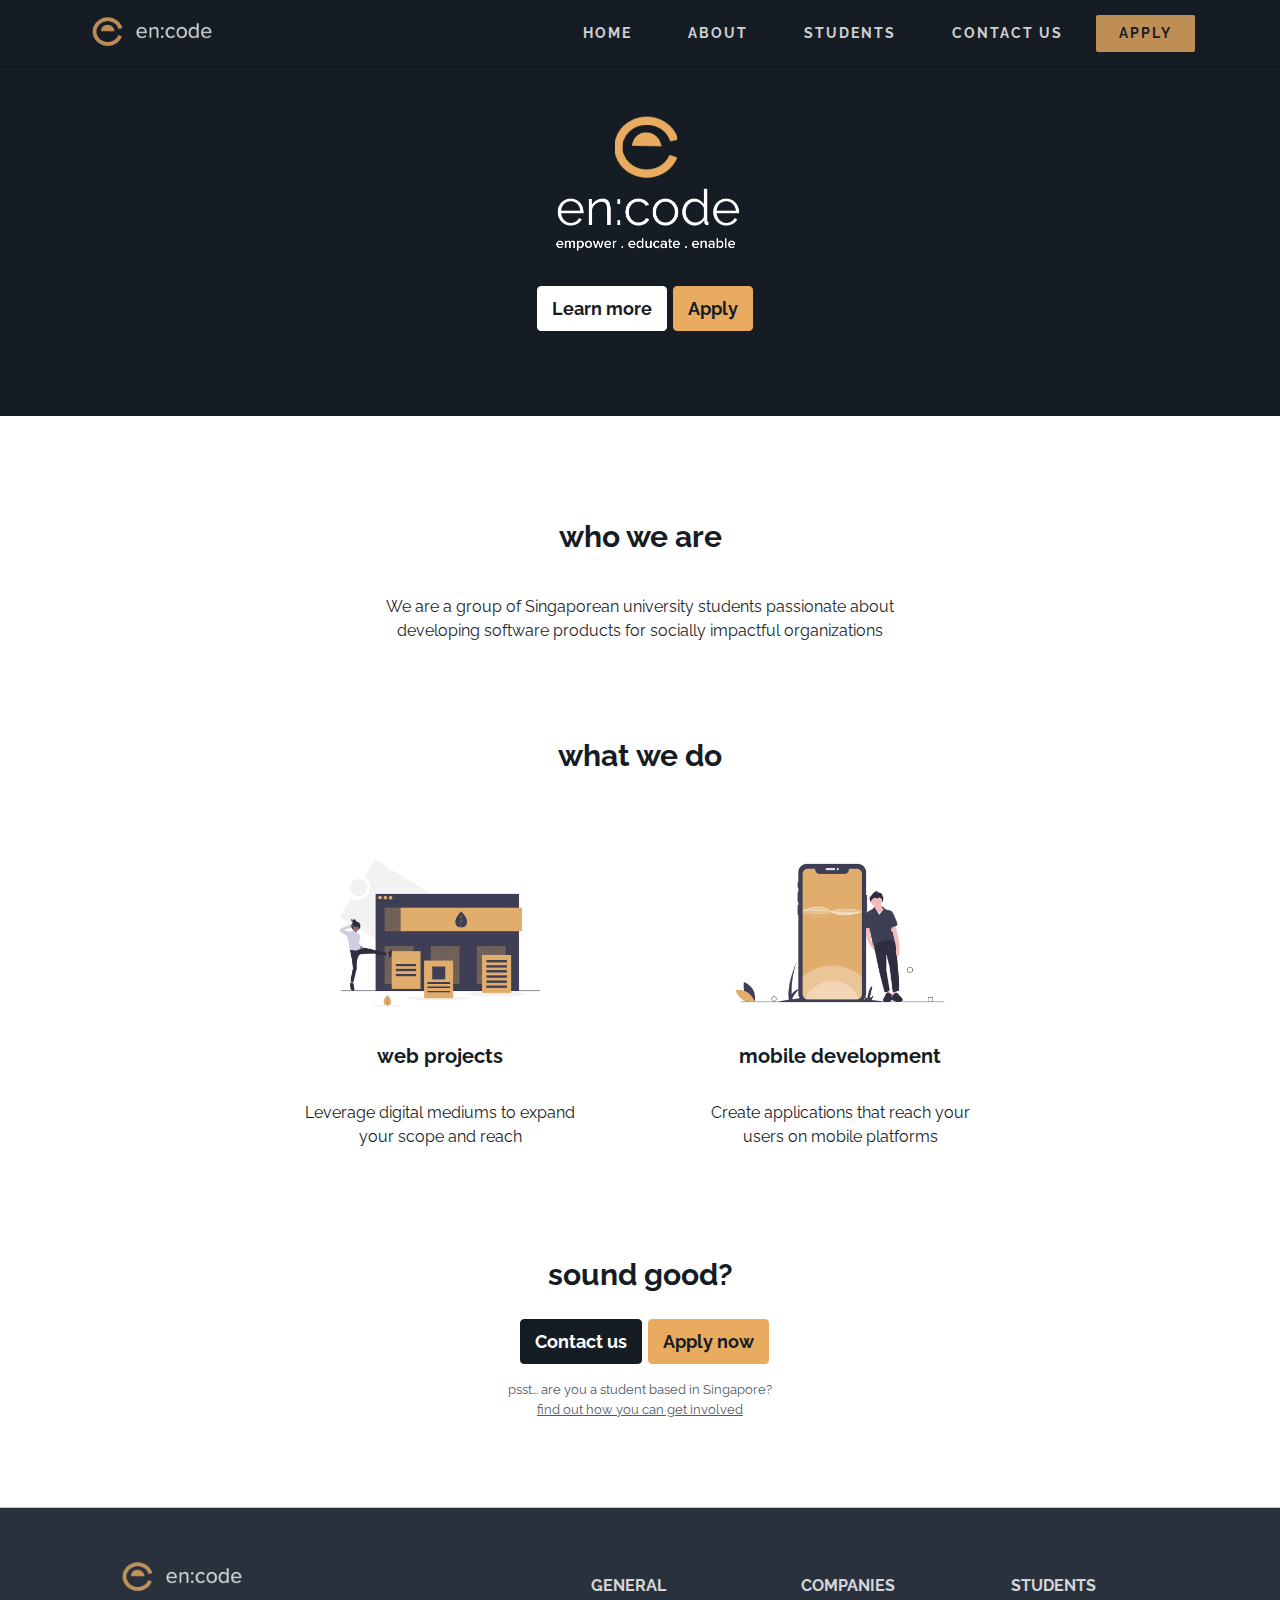
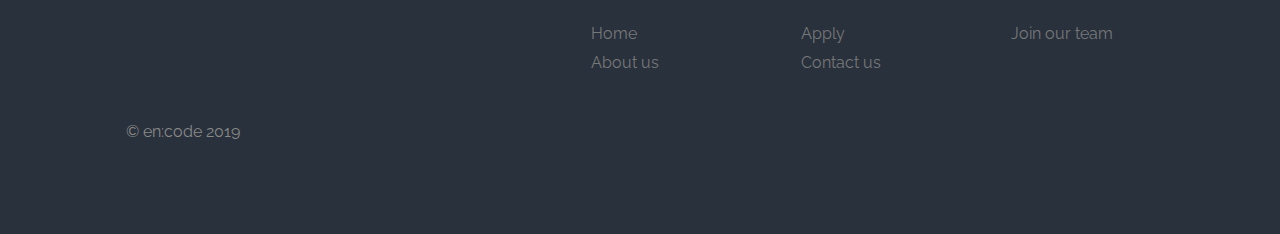
<file: index.html>
<!DOCTYPE html>
<html>
    <head lang="en">
        <meta name="viewport" content="width=device-width, initial-scale=1, shrink-to-fit=no">
        <meta http-equiv="Content-Type" content="text/html; charset=UTF-8">
        <base href=".">

        <!-- bootstrap css and js -->
        <link rel="stylesheet" href="https://stackpath.bootstrapcdn.com/bootstrap/4.3.1/css/bootstrap.min.css" integrity="sha384-ggOyR0iXCbMQv3Xipma34MD+dH/1fQ784/j6cY/iJTQUOhcWr7x9JvoRxT2MZw1T" crossorigin="anonymous">
        <script src="https://code.jquery.com/jquery-3.3.1.slim.min.js" integrity="sha384-q8i/X+965DzO0rT7abK41JStQIAqVgRVzpbzo5smXKp4YfRvH+8abtTE1Pi6jizo" crossorigin="anonymous"></script>
        <script src="https://cdnjs.cloudflare.com/ajax/libs/popper.js/1.14.7/umd/popper.min.js" integrity="sha384-UO2eT0CpHqdSJQ6hJty5KVphtPhzWj9WO1clHTMGa3JDZwrnQq4sF86dIHNDz0W1" crossorigin="anonymous"></script>
        <script src="https://stackpath.bootstrapcdn.com/bootstrap/4.3.1/js/bootstrap.min.js" integrity="sha384-JjSmVgyd0p3pXB1rRibZUAYoIIy6OrQ6VrjIEaFf/nJGzIxFDsf4x0xIM+B07jRM" crossorigin="anonymous"></script>
        
        <!-- fonts -->
        <link href="https://fonts.googleapis.com/css?family=Raleway:400,700&display=swap" rel="stylesheet">
        <link href="https://fonts.googleapis.com/css?family=Anonymous+Pro&display=swap" rel="stylesheet">

        <title>en:code</title>
        <link rel="icon" type="image/png" href="images/favicon.ico" sizes="32x32" />

        <link rel="stylesheet" href="./assets/css/main.css"> <!-- main css -->
        <link rel="stylesheet" href="./assets/css/nav.css"> <!-- navbar css -->
        <link rel="stylesheet" href="./assets/css/title.css"> <!-- title css -->
        <link rel="stylesheet" href="./assets/css/card.css"> <!-- 2 panel view css -->
        <link rel="stylesheet" href="./assets/css/footer.css"> <!-- footer css -->

        <!-- Facebook Pixel Code -->
        <script>
            !function(f,b,e,v,n,t,s)
            {if(f.fbq)return;n=f.fbq=function(){n.callMethod?
            n.callMethod.apply(n,arguments):n.queue.push(arguments)};
            if(!f._fbq)f._fbq=n;n.push=n;n.loaded=!0;n.version='2.0';
            n.queue=[];t=b.createElement(e);t.async=!0;
            t.src=v;s=b.getElementsByTagName(e)[0];
            s.parentNode.insertBefore(t,s)}(window, document,'script',
            'https://connect.facebook.net/en_US/fbevents.js');
            fbq('init', '1826498440826877');
            fbq('track', 'PageView');
        </script>
        <noscript><img height="1" width="1" style="display:none"
            src="https://www.facebook.com/tr?id=1826498440826877&ev=PageView&noscript=1"
        /></noscript>
        <!-- End Facebook Pixel Code -->

        
        <!-- Global site tag (gtag.js) - Google Analytics -->
        <script async src="https://www.googletagmanager.com/gtag/js?id=UA-143259665-1"></script>
        <script>
        window.dataLayer = window.dataLayer || [];
        function gtag(){dataLayer.push(arguments);}
        gtag('js', new Date());

        gtag('config', 'UA-143259665-1');
        </script>

    </head>
    <body>
        <!-- navbar -->
        <nav class="navbar navbar-expand-lg encode-navbar">
            <div class="container">
                <a class="navbar-brand" href="./index.html">
                    <img src="./images/encode-logo.png" height="40" class="d-inline-block align-top">
                </a>
            
                <button class="navbar-toggler" type="button" data-toggle="collapse" data-target="#navbarSupportedContent" aria-controls="navbarSupportedContent" aria-expanded="false" aria-label="Toggle navigation">
                     <span class="navbar-toggler-icon"></span>
                </button>
                <div class="collapse navbar-collapse" id="navbarSupportedContent">
                    <ul class="navbar-nav ml-auto">
                    <li class="nav-item active">
                        <a class="nav-link" href="./index.html">HOME <span class="sr-only">(current)</span></a>
                    </li>
                    <li class="nav-item">
                        <a class="nav-link" href="https://drive.google.com/file/d/1be5HBCyz2NXiURlJlyurAY3LdhscGsAI/view?usp=sharing">ABOUT</a>
                    </li>
                    <li class="nav-item">
                        <a class="nav-link" href="./students.html">STUDENTS</a>
                    </li>
                    <li class="nav-item">
                        <a class="nav-link" href="mailto:encode.sg@gmail.com">CONTACT US</a>
                    </li>
                    <li class="nav-item highlighted-nav-item">
                        <a class="nav-link" href="https://forms.gle/bmCV86mYhnv4U2Cp7">APPLY</a>
                    </li>
                    </ul>
                </div>
            </div>
        </nav>
        <!-- end navbar -->

        <div id="main">
            <!-- title -->
            <div class="section section-zero full-width-section title-section">
                <img class="title-img" src="./images/encode-logo-banner.png">
                </br>
                <!-- <div class="landing__description col-xl-4 col-lg-6 col-md-8 col-sm-10 col-10 mx-auto">
                        We’re honored you’re considering joining our team. <br>Here’s how you can do it
                </div> -->
                </br>
                <a href="https://drive.google.com/file/d/1be5HBCyz2NXiURlJlyurAY3LdhscGsAI/view?usp=sharing" class="btn btn-light title-button-left">
                    Learn more
                </a>
                <a href="https://forms.gle/bmCV86mYhnv4U2Cp7" class="btn btn-light title-button-right">
                    Apply
                </a>
            </div>
            <!-- end title -->
            <br><br>
            <div class="section">
                <div class="section-subtitle">who we are</div>
                <br>
                <div class="row justify-content-center">
                    <p class="descriptor">
                            We are a group of Singaporean university students passionate about <br>
                            developing software products for socially impactful organizations
                    </p>
                </div>
            </div>
            <br>
            <div class="full-width-section">
                <div class="grid-cards">
                    <div class="section-subtitle">what we do</div>
                    <div class="row justify-content-center">
                        <div class="card grid-card-flat">
                            <img class="two-card-img" src="./images/web-image.png">
                            <div class="grid-card-content card-body">
                                <div class="project-card-title">web projects</div>
                                <div class="descriptor">Leverage digital mediums to expand your scope and reach</div>
                            </div>
                        </div>
                    
                        <div class="card grid-card-flat">
                            <img class="two-card-img" src="./images/mobile-image.png">
                            <div class="grid-card-content card-body">
                                <div class="project-card-title">mobile development</div>
                                <div class="descriptor">Create applications that reach your users on mobile platforms</div>
                            </div>
                        </div>
                    </div>
                </div>
                
                <br><br>

                <div class="section-subtitle">sound good?</div>
                <a href="mailto:encode.sg@gmail.com" class="btn btn-light bottom-button-left">
                    Contact us
                </a>
                <a href="https://forms.gle/bmCV86mYhnv4U2Cp7" class="btn btn-light title-button-right">
                    Apply now
                </a>
                <p class="ps">
                    psst... are you a student based in Singapore? <br>
                    <a href="./students.html">find out how you can get involved</a>
                </p>
                <br><br>
            </div>
        </div>
        <br>
        <!-- footer -->
        <footer>
            <div class="container text-center text-md-left">
                <div class="row">
                <div class="col-md-5 mx-auto">
                    <a href="./index.html">
                    <img src="./images/encode-logo.png" height="40">
                    </a>
                </div>
                <div class="col-md-7 mx-auto">
                    <div class="row">
                    
                        <div class="col-md-3 mx-auto">
                        <div class="footer-header mt-3 mb-4">GENERAL</div>
                        <ul class="list-unstyled footer-text">
                            
                            <li class="footer-link">
                                    <a href="./index.html">Home</a>
                            </li>
                            
                            <li class="footer-link">
                                <a href="https://drive.google.com/file/d/1be5HBCyz2NXiURlJlyurAY3LdhscGsAI/view?usp=sharing">About us</a>
                            </li>
                            
                        </ul>
                        </div>
                    
                        <div class="col-md-3 mx-auto">
                        <div class="footer-header mt-3 mb-4">COMPANIES</div>
                        <ul class="list-unstyled footer-text">
                            
                            <li class="footer-link">
                                <a href="https://forms.gle/bmCV86mYhnv4U2Cp7">Apply</a>
                            </li>
                            
                            <li class="footer-link">
                                <a href="mailto:encode.sg@gmail.com">Contact us</a>
                            </li>
                            
                        </ul>
                        </div>
                    
                        <div class="col-md-3 mx-auto">
                        <div class="footer-header mt-3 mb-4">STUDENTS</div>
                        <ul class="list-unstyled footer-text">
                            <li class="footer-link">
                                <a href="https://encode706716.typeform.com/to/iHUX48">Join our team</a>
                            </li>
                        </ul>
                        </div>
                        
                    </div>
                </div>
                </div>
                <br>
                <p id="copyright">© en:code 2019</p>
            </div>
            <br>
        </footer>
        <!-- end footer -->    
    </body>
</html>
</file>
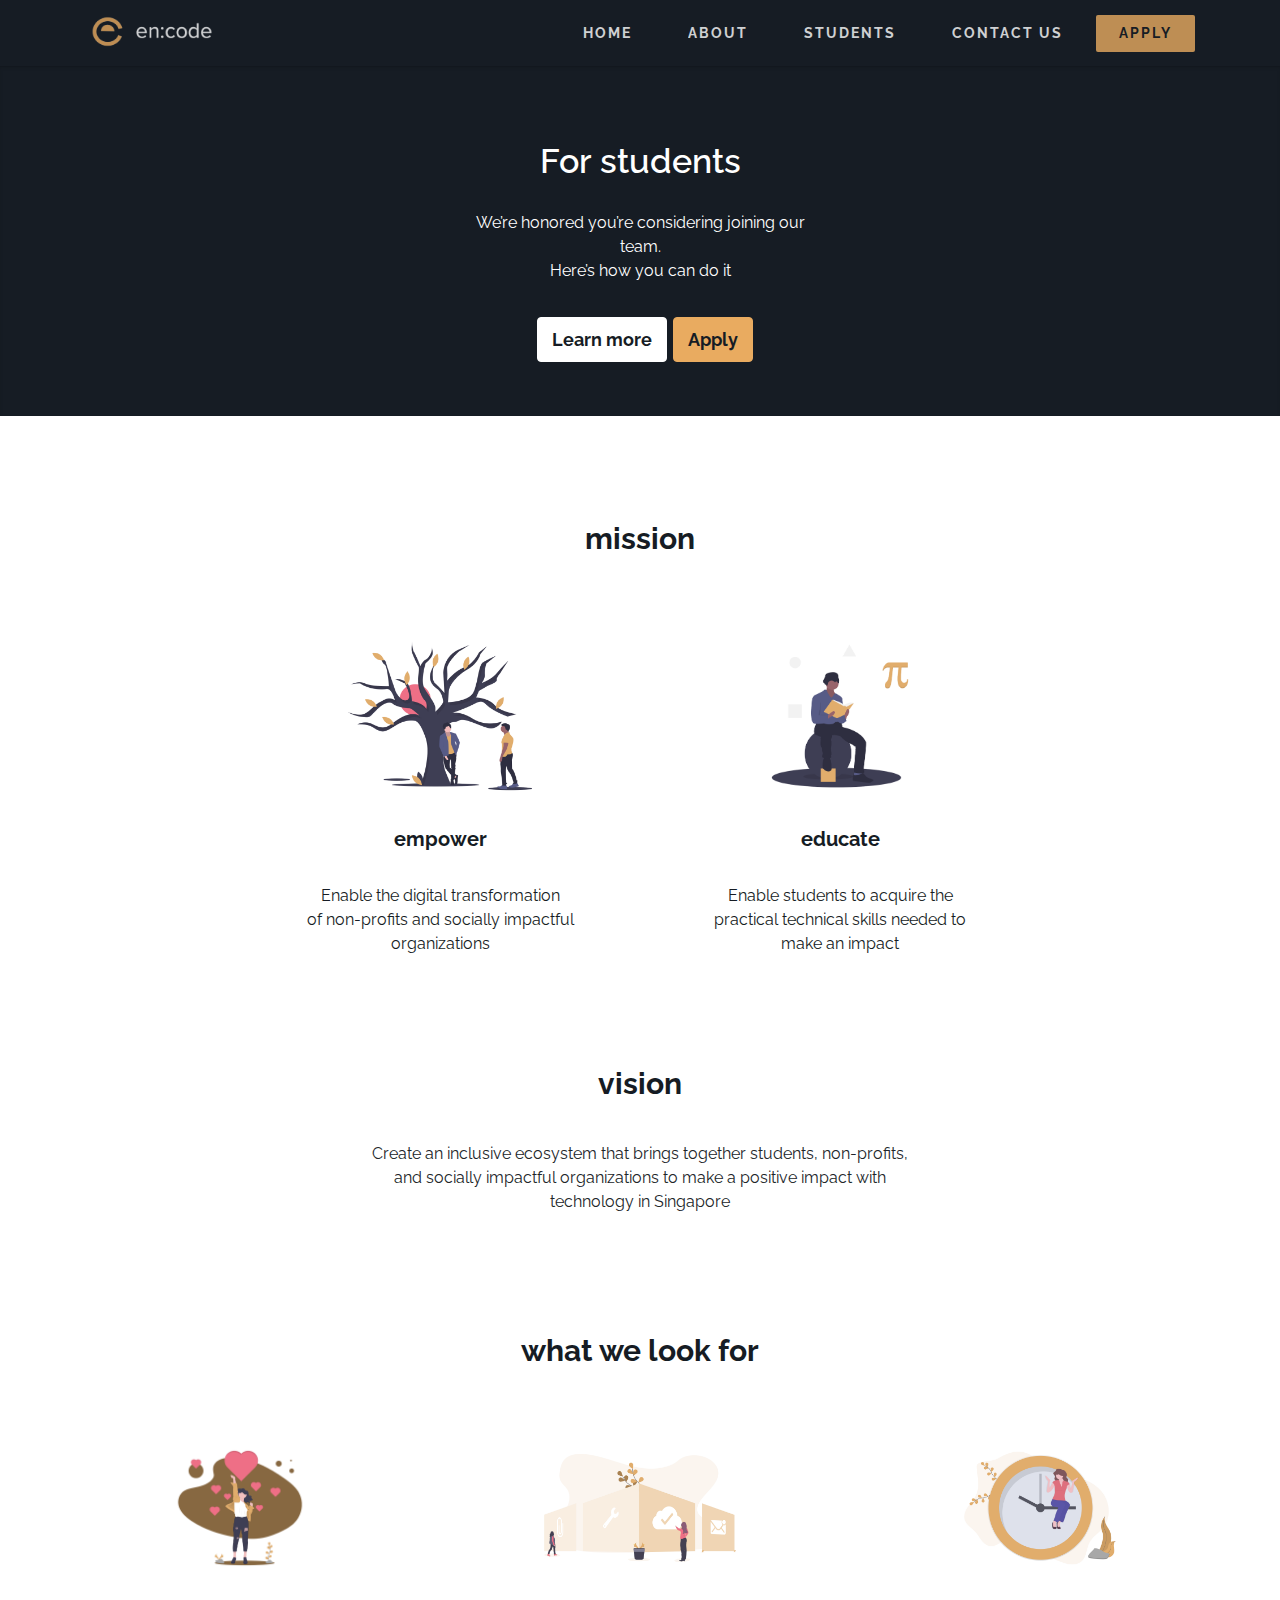
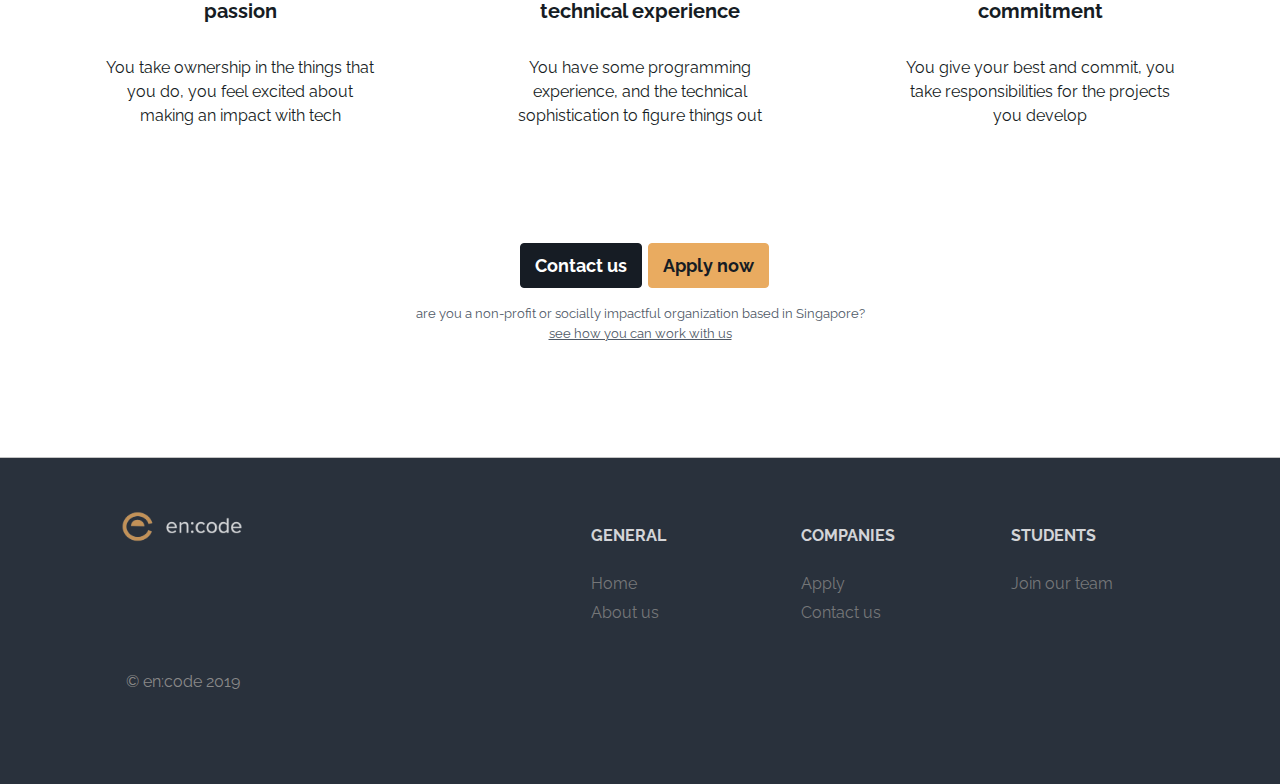
<file: students.html>
<!DOCTYPE html>
<html>
    <head lang="en">
        <meta name="viewport" content="width=device-width, initial-scale=1, shrink-to-fit=no">
        <meta http-equiv="Content-Type" content="text/html; charset=UTF-8">
        <base href=".">

        <!-- bootstrap css and js -->
        <link rel="stylesheet" href="https://stackpath.bootstrapcdn.com/bootstrap/4.3.1/css/bootstrap.min.css" integrity="sha384-ggOyR0iXCbMQv3Xipma34MD+dH/1fQ784/j6cY/iJTQUOhcWr7x9JvoRxT2MZw1T" crossorigin="anonymous">
        <script src="https://code.jquery.com/jquery-3.3.1.slim.min.js" integrity="sha384-q8i/X+965DzO0rT7abK41JStQIAqVgRVzpbzo5smXKp4YfRvH+8abtTE1Pi6jizo" crossorigin="anonymous"></script>
        <script src="https://cdnjs.cloudflare.com/ajax/libs/popper.js/1.14.7/umd/popper.min.js" integrity="sha384-UO2eT0CpHqdSJQ6hJty5KVphtPhzWj9WO1clHTMGa3JDZwrnQq4sF86dIHNDz0W1" crossorigin="anonymous"></script>
        <script src="https://stackpath.bootstrapcdn.com/bootstrap/4.3.1/js/bootstrap.min.js" integrity="sha384-JjSmVgyd0p3pXB1rRibZUAYoIIy6OrQ6VrjIEaFf/nJGzIxFDsf4x0xIM+B07jRM" crossorigin="anonymous"></script>
        
        <!-- fonts -->
        <link href="https://fonts.googleapis.com/css?family=Raleway:400,700&display=swap" rel="stylesheet">
        <link href="https://fonts.googleapis.com/css?family=Anonymous+Pro&display=swap" rel="stylesheet">


        <title>en:code</title>
        <link rel="icon" type="image/png" href="images/favicon.ico" sizes="32x32" />

        <link rel="stylesheet" href="./assets/css/main.css"> <!-- main css -->
        <link rel="stylesheet" href="./assets/css/nav.css"> <!-- navbar css -->
        <link rel="stylesheet" href="./assets/css/title.css"> <!-- title css -->
        <link rel="stylesheet" href="./assets/css/card.css"> <!-- 2 panel view css -->
        <link rel="stylesheet" href="./assets/css/footer.css"> <!-- footer css -->

        <!-- Facebook Pixel Code -->
        <script>
            !function(f,b,e,v,n,t,s)
            {if(f.fbq)return;n=f.fbq=function(){n.callMethod?
            n.callMethod.apply(n,arguments):n.queue.push(arguments)};
            if(!f._fbq)f._fbq=n;n.push=n;n.loaded=!0;n.version='2.0';
            n.queue=[];t=b.createElement(e);t.async=!0;
            t.src=v;s=b.getElementsByTagName(e)[0];
            s.parentNode.insertBefore(t,s)}(window, document,'script',
            'https://connect.facebook.net/en_US/fbevents.js');
            fbq('init', '1826498440826877');
            fbq('track', 'PageView');
        </script>
        <noscript><img height="1" width="1" style="display:none"
            src="https://www.facebook.com/tr?id=1826498440826877&ev=PageView&noscript=1"
        /></noscript>
        <!-- End Facebook Pixel Code -->

    </head>
    <body>
        <!-- navbar -->
        <nav class="navbar navbar-expand-lg encode-navbar">
            <div class="container">
                <a class="navbar-brand" href="./index.html">
                    <img src="./images/encode-logo.png" height="40" class="d-inline-block align-top">
                </a>
            
                <button class="navbar-toggler" type="button" data-toggle="collapse" data-target="#navbarSupportedContent" aria-controls="navbarSupportedContent" aria-expanded="false" aria-label="Toggle navigation">
                     <span class="navbar-toggler-icon"></span>
                </button>
                <div class="collapse navbar-collapse" id="navbarSupportedContent">
                    <ul class="navbar-nav ml-auto">
                        <li class="nav-item active">
                            <a class="nav-link" href="./index.html">HOME <span class="sr-only">(current)</span></a>
                        </li>
                        <li class="nav-item">
                            <a class="nav-link" href="https://drive.google.com/file/d/1be5HBCyz2NXiURlJlyurAY3LdhscGsAI/view?usp=sharing">ABOUT</a>
                        </li>
                        <li class="nav-item">
                            <a class="nav-link" href="./students.html">STUDENTS</a>
                        </li>
                        <li class="nav-item">
                            <a class="nav-link" href="mailto:encode.sg@gmail.com">CONTACT US</a>
                        </li>
                        <li class="nav-item highlighted-nav-item">
                            <a class="nav-link" href="https://encode706716.typeform.com/to/iHUX48">APPLY</a>
                        </li>
                    </ul>
                </div>
            </div>
        </nav>
        <!-- end navbar -->

        <div id="main">
            <!-- title -->
            <div class="section section-zero full-width-section title-section">
                <div class="title">
                For students
                </div>
                </br>
                <div class="landing__description col-xl-4 col-lg-6 col-md-8 col-sm-10 col-10 mx-auto">
                        We’re honored you’re considering joining our team. <br>Here’s how you can do it
                </div>
                </br>
                <a href="https://drive.google.com/file/d/1be5HBCyz2NXiURlJlyurAY3LdhscGsAI/view?usp=sharing" class="btn btn-light title-button-left">
                    Learn more
                </a>
                <a href="https://encode706716.typeform.com/to/iHUX48" class="btn btn-light title-button-right">
                    Apply
                </a>
            </div>
            <!-- end title -->

            <div class="section full-width-section">
                <div class="grid-cards">
                    <div class="section">
                        <div class="section-subtitle">mission</div>
                        <div class="row justify-content-center">
                            <div class="card grid-card-flat">
                                <img class="two-card-img" src="./images/empower-image.png">
                                <div class="grid-card-content card-body">
                                    <div class="project-card-title">empower</div>
                                    <div class="descriptor">Enable the digital transformation <br>of non-profits and socially impactful organizations</div>
                                </div>
                            </div>
                        
                            <div class="card grid-card-flat">
                                <img class="two-card-img" src="./images/educate-image.png">
                                <div class="grid-card-content card-body">
                                    <div class="project-card-title">educate</div>
                                    <div class="descriptor">Enable students to acquire the practical technical skills needed to make an impact</div>
                                </div>
                            </div>
                        </div>
                    </div>
                </div>
                
                <div class="section-subtitle">vision</div>
                <br>
                <div class="row justify-content-center">
                    <div class="card center-card">
                        <p class="descriptor">
                                Create an inclusive ecosystem that brings together
                                students, non-profits, and socially impactful organizations
                                to make a positive impact with technology in Singapore
                        </p>
                    </div>
                </div>
                <br><br>
                <div class="section">
                    <div class="section-subtitle">what we look for</div>
                    <div class="row justify-content-center">
                        <div class="card grid-card-flat">
                            <img class="grid-card-img" src="./images/passion-image.png">
                            <div class="grid-card-content card-body">
                                <div class="project-card-title">passion</div>
                                <div class="descriptor">You take ownership in the things that you do, you feel excited about<br> making an impact with tech </div>
                            </div>
                        </div>
                        <div class="card grid-card-flat">
                            <img class="grid-card-img" src="./images/technical-image.png">
                            <div class="grid-card-content card-body">
                                <div class="project-card-title">technical experience</div>
                                <div class="descriptor">You have some programming experience, and the technical sophistication to figure things out</div>
                            </div>
                        </div>
                        <div class="card grid-card-flat">
                            <img class="grid-card-img" src="./images/commitment-image.png">
                            <div class="grid-card-content card-body">
                                <div class="project-card-title">commitment</div>
                                <div class="descriptor">You give your best and commit, you take responsibilities for the projects you develop</div>
                            </div>
                        </div>
                    </div>
                </div>
                <a href="mailto:encode.sg@gmail.com" class="btn btn-light bottom-button-left">
                    Contact us
                </a>
                <a href="https://forms.gle/ZKjiRem34tzn8sZa7" class="btn btn-light title-button-right">
                    Apply now
                </a>
                <p class="ps">
                    are you a non-profit or socially impactful organization based in Singapore?<br>
                    <a href="./index.html">see how you can work with us</a>
                </p>
                <br><br>
            </div>
        </div>
        
        <!-- footer -->
        <footer>
            <div class="container text-center text-md-left">
                <div class="row">
                <div class="col-md-5 mx-auto">
                    <a href="./index.html">
                    <img src="./images/encode-logo.png" height="40">
                    </a>
                </div>
                <div class="col-md-7 mx-auto">
                    <div class="row">
                    
                        <div class="col-md-3 mx-auto">
                        <div class="footer-header mt-3 mb-4">GENERAL</div>
                        <ul class="list-unstyled footer-text">
                            
                            <li class="footer-link">
                                <a href="./index.html">Home</a>
                            </li>
                            
                            <li class="footer-link">
                                <a href="https://drive.google.com/file/d/1be5HBCyz2NXiURlJlyurAY3LdhscGsAI/view?usp=sharing">About us</a>
                            </li>
                            
                        </ul>
                        </div>
                    
                        <div class="col-md-3 mx-auto">
                        <div class="footer-header mt-3 mb-4">COMPANIES</div>
                        <ul class="list-unstyled footer-text">
                            
                            <li class="footer-link">
                                <a href="https://forms.gle/bmCV86mYhnv4U2Cp7">Apply</a>
                            </li>
                            
                            <li class="footer-link">
                                <a href="mailto:encode.sg@gmail.com">Contact us</a>
                            </li>
                            
                        </ul>
                        </div>
                    
                        <div class="col-md-3 mx-auto">
                        <div class="footer-header mt-3 mb-4">STUDENTS</div>
                        <ul class="list-unstyled footer-text">
                            <li class="footer-link">
                                <a href="https://encode706716.typeform.com/to/iHUX48">Join our team</a>
                            </li>
                        </ul>
                        </div>
                        
                    </div>
                </div>
                </div>
                <br>
                <p id="copyright">© en:code 2019</p>
            </div>
            <br>
        </footer>
        <!-- end footer -->    
    </body>
</html>
</file>
<file: assets/css/main.css>
body, html {
  overflow-x: hidden;
}

body {
  font-family: 'Raleway', sans-serif;
  font-size: 1em;
  text-align: center;
}

#main {
  width: 70%;
  margin: 0 auto;
}

.section {
  padding-top: 50px;
  padding-bottom: 50px;
}

.section-subtitle {
  color: #161C24;
  font-weight: bold;
  font-size: 30px;
  font-family: 'Raleway', sans-serif;
  margin-bottom: 12px;
}

.section-zero {
  color: white;
  background-color: #161C24;
  box-shadow: inset 0px 1px 0px 0px rgba(0, 0, 0, 0.05), inset 0px 2px 3px 0px rgba(0, 0, 0, 0.1);
}

.full-width-section {
  width: 100vw;
  position: relative;
  left: 50%;
  right: 50%;
  margin-left: -50vw;
  margin-right: -50vw;
} 


.descriptor {
  font-size: 16px;
}

.bottom-button-left {
  font-weight: bolder;
  font-size: 18px;
  color: #FFFFFF;
  background-color: #161C24;
  border-color: #161C24;
  border-radius: 4px;
  padding: 8px 14px;
  margin: 10px 1px 0px 10px;
  transition: margin-top 250ms;
}

.bottom-button-left:hover {
  margin-top: 4px;
  color: rgb(241, 241, 241);
  background-color: #29313C;
  border-color: rgb(241, 241, 241);
}

.ps {
  margin-top: 16px;
  font-size: 13px;
  color: #4F5966;
  text-decoration: none;
}

.ps a {
  color: #4F5966;
  text-decoration: underline;
}

.ps a:hover {
  color: #E9AB60;
  text-decoration: underline;
}

#copyright {
  color: white; 
  margin-left: 11px;
}
</file>
<file: assets/css/nav.css>
/* navbar items */
.nav-item {
    font-weight: bold;
    font-size: 14px;
    margin-left: 10px;
    padding-left: 15px;
    padding-right: 15px;
    letter-spacing: 2px;
    opacity: 0.8;
}

.nav-item:hover {
    opacity: 1;
}

/* navbar brand */
.navbar-brand {
    opacity: 0.8;
}
  
.navbar-brand:hover {
    opacity: 1;
}

/* navbar */
.encode-navbar {
    font-family: 'Raleway', sans-serif;
    background-color: #161C24;
}

.encode-navbar a {
    color: white;
}

.encode-navbar .highlighted-nav-item {
    background-color: #E9AB60;
    border-radius: 2px;
}

.encode-navbar .highlighted-nav-item a {
    color: #161C24;
}

.encode-navbar .navbar-toggler {
    border-color: rgba(255,255,255,.1);
}
</file>
<file: assets/css/title.css>
.title-section {
  height: 350px;
  text-align: center;
  padding-left: 5vh;
  padding-right: 5vh;
}

.title {
  font-size: 34px;
  font-weight: 550;
  color: white;
  margin: 20px auto 0px auto;
}

.title-img {
  max-height: 8.5em;
  width: auto;
  margin: auto;
  text-align: center;
}

.title-button-left {
  font-weight: bolder;
  font-size: 18px;
  color: #161C24;
  background-color: #FFFFFF;
  border-color: #FFFFFF;
  border-radius: 4px;
  padding: 8px 14px;
  margin: 10px 1px 0px 10px;
  transition: margin-top 250ms;
}
  
.title-button-left:hover {
  margin-top: 4px;
  color: #29313C;
  background-color: rgb(241, 241, 241);
  border-color: rgb(241, 241, 241);
}

.title-button-right {
  font-weight: bolder;
  font-size: 18px;
  color: #161C24;
  border-radius: 4px;
  /* border-width: 2.5px; */
  background-color: #E9AB60;
  border-color: #E9AB60;
  padding: 8px 14px;
  margin: 10px 1px 0px 1px;
  transition: margin-top 250ms;
}

.title-button-right:hover {
  margin-top: 4px;
  color: #29313C;
  background-color: #F2B871;
  border-color: #F2B871;
}
</file>
<file: assets/css/card.css>
.grid-cards {
    margin: 0 auto;
    width: 75%;
}

.grid-card-flat {
  width: 350px;
  margin: 25px 25px;
  padding: 30px 10px 10px 10px;
  border-width: 0px;
}

.center-card {
  width: 45vw;
  margin: 0px;
  padding: 0px 5px 0px 5px;
  border-width: 0px;
}

.two-card-img {
  max-height: 11em;
  width: auto;
  display: block;
  margin: auto;
  text-align: center;
}

.grid-card-img {
  max-height: 8.5em;
  width: auto;
  display: block;
  margin: auto;
  text-align: center;
}

.grid-card-content {
  color: #161C24;
  font-size: 14px;
  font-family: 'Raleway', sans-serif;
}


.project-card-title {
  font-weight: bold;
  font-size: 20px;
  margin-bottom: 30px;
}
</file>
<file: assets/css/footer.css>
footer {
  padding: 50px 100px;
  border-top: 1px solid #C4C4C4;
  background-color: #29313C;
}

footer a {
  color: #898989;
  padding-bottom: 10px;
  opacity: 0.8;
}

footer a:hover {
  color: white;
  opacity: 1;
  text-decoration: none;
}

.footer-header {
  font-size: 16px;
  font-weight: bold;
  color: white;
  opacity: 0.8;
}

.footer-link {
	padding-bottom: 5px;
}

#copyright {
  color: #898989;
}
</file>
